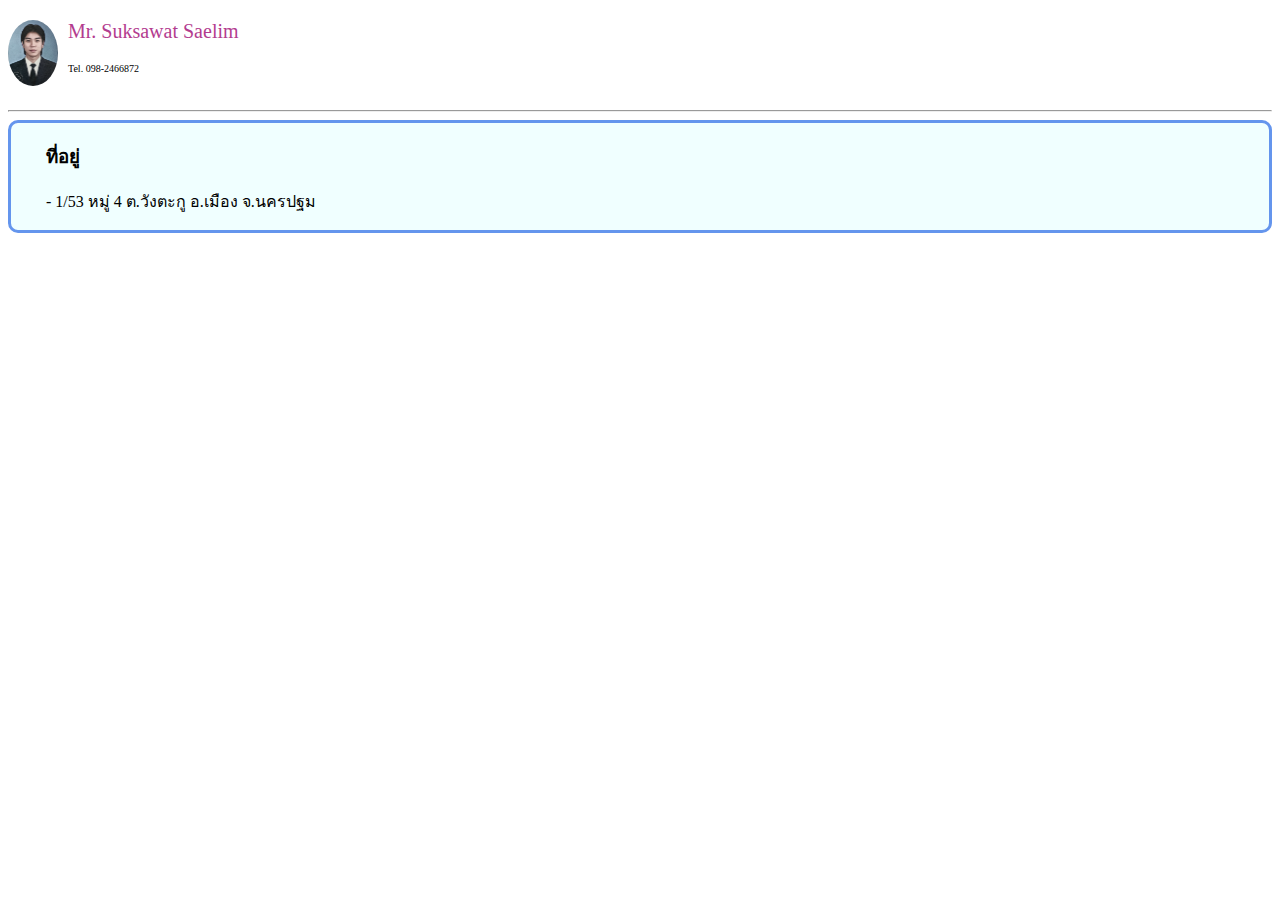
<file: index.html>
<!DOCTYPE html>
<html>
  <head>
    <title>my first webpage</title>
    <style>
      img {
        width: 50px;
        border-radius: 50%;
        float: left;
        margin-right: 10px;
      }
      .name {
        font-size: 20px;
        color: rgb(179, 60, 143);
      }
      .tel {
        font-size: 10px;
      }
      .mybox {
        border-style: solid;
        border-color: cornflowerblue;
        border-radius: 10px;
        padding-left: 35px;
        background-color: azure;
      }
    </style>
  </head>
  <body>
    <img src="images/A001.PNG" alt="my photo" />
    <p class="name">Mr. Suksawat Saelim</p>
    <p class="tel">Tel. 098-2466872</p>
    <br />
    <hr />
    <div class="mybox">
      <h3>ที่อยู่</h3>
      <p>- 1/53 หมู่ 4 ต.วังตะกู อ.เมือง จ.นครปฐม</p>
    </div>
  </body>
</html>
</file>
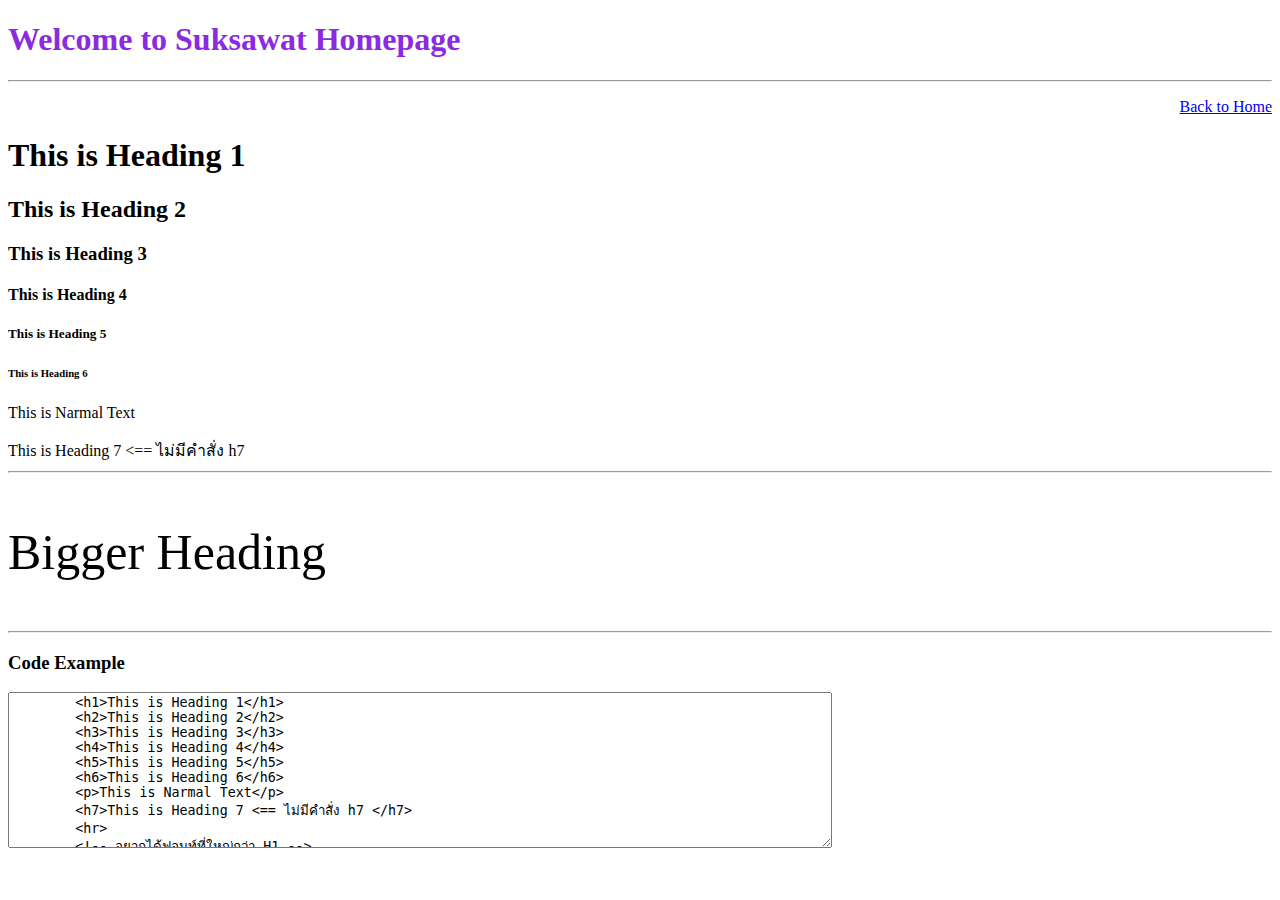
<file: 6540_02_heading.html>
<!DOCTYPE html>
<html lang="en">
<head>
    <meta charset="UTF-8">
    <meta name="viewport" content="width=device-width, initial-scale=1.0">
    <meta name="description" content="เรียนรู้การใช้คำสั่งภาษา HTML">
    <meta name="keywords" content="HTML CSS Bootstrap">
    <title>heading</title>
</head>
<body>
    <h1 style="color: blueviolet;">Welcome to Suksawat Homepage</h1>
    <hr>
    <p style="text-align: right;"><a href="6540_01_home.html">Back to Home</a></p>
    <h1>This is Heading 1</h1>
    <h2>This is Heading 2</h2>
    <h3>This is Heading 3</h3>
    <h4>This is Heading 4</h4>
    <h5>This is Heading 5</h5>
    <h6>This is Heading 6</h6>
    <p>This is Narmal Text</p>
    <h7>This is Heading 7 <== ไม่มีคำสั่ง h7 </h7>  
    <hr>
    <!-- อยากได้ฟอนท์ที่ใหญ่กว่า H1 -->
    <p style="font-size: 50px;">Bigger Heading</p>
    <hr>
    <h3>Code Example</h3>
    <textarea name="" id="" cols="100" rows="10">
        <h1>This is Heading 1</h1>
        <h2>This is Heading 2</h2>
        <h3>This is Heading 3</h3>
        <h4>This is Heading 4</h4>
        <h5>This is Heading 5</h5>
        <h6>This is Heading 6</h6>
        <p>This is Narmal Text</p>
        <h7>This is Heading 7 <== ไม่มีคำสั่ง h7 </h7>  
        <hr>
        <!-- อยากได้ฟอนท์ที่ใหญ่กว่า H1 -->
        <p style="font-size: 50px;">Bigger Heading</p>
        <hr>
    </textarea>
    
</body>
</html>
</file>
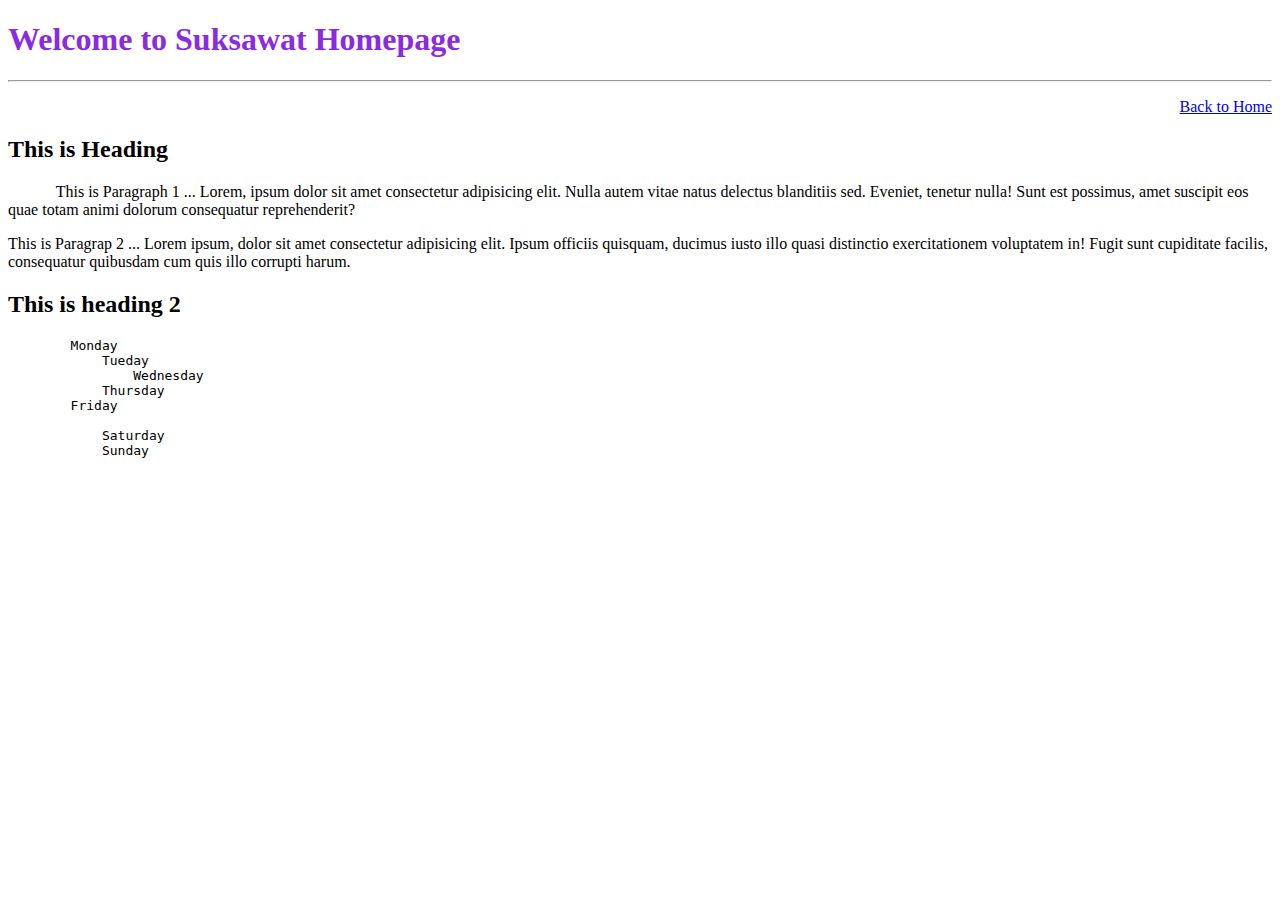
<file: 6540_03_paragraph.html>
<!DOCTYPE html>
<html lang="en">
<head>
    <meta charset="UTF-8">
    <meta name="viewport" content="width=device-width, initial-scale=1.0">
    <meta name="description" content="เรียนรู้การใช้คำสั่งภาษา HTML">
    <meta name="keywords" content="HTML CSS Bootstrap">
    <title>Document</title>
</head>
<body>
    <h1 style="color: blueviolet;">Welcome to Suksawat Homepage</h1>
    <hr>
    <p style="text-align: right;"><a href="6540_01_home.html">Back to Home</a></p>
    <h2>This is Heading</h2>
    <p>
        &nbsp; &nbsp; &nbsp; &nbsp; &nbsp; &nbsp; This is Paragraph 1 ... Lorem, ipsum dolor sit amet consectetur adipisicing elit. Nulla autem vitae natus delectus blanditiis sed. Eveniet, tenetur nulla! Sunt est possimus, amet suscipit eos quae totam animi dolorum consequatur reprehenderit?
    </p>
    <p>
        This is Paragrap 2 ... Lorem ipsum, dolor sit amet consectetur adipisicing elit. Ipsum officiis quisquam, ducimus iusto illo quasi distinctio exercitationem voluptatem in! Fugit sunt cupiditate facilis, consequatur quibusdam cum quis illo corrupti harum.
    </p>

    <h2>This is heading 2</h2>
    <pre>
        Monday
            Tueday
                Wednesday
            Thursday
        Friday
        
            Saturday
            Sunday
             
    </pre>


</body>
</html>
</file>
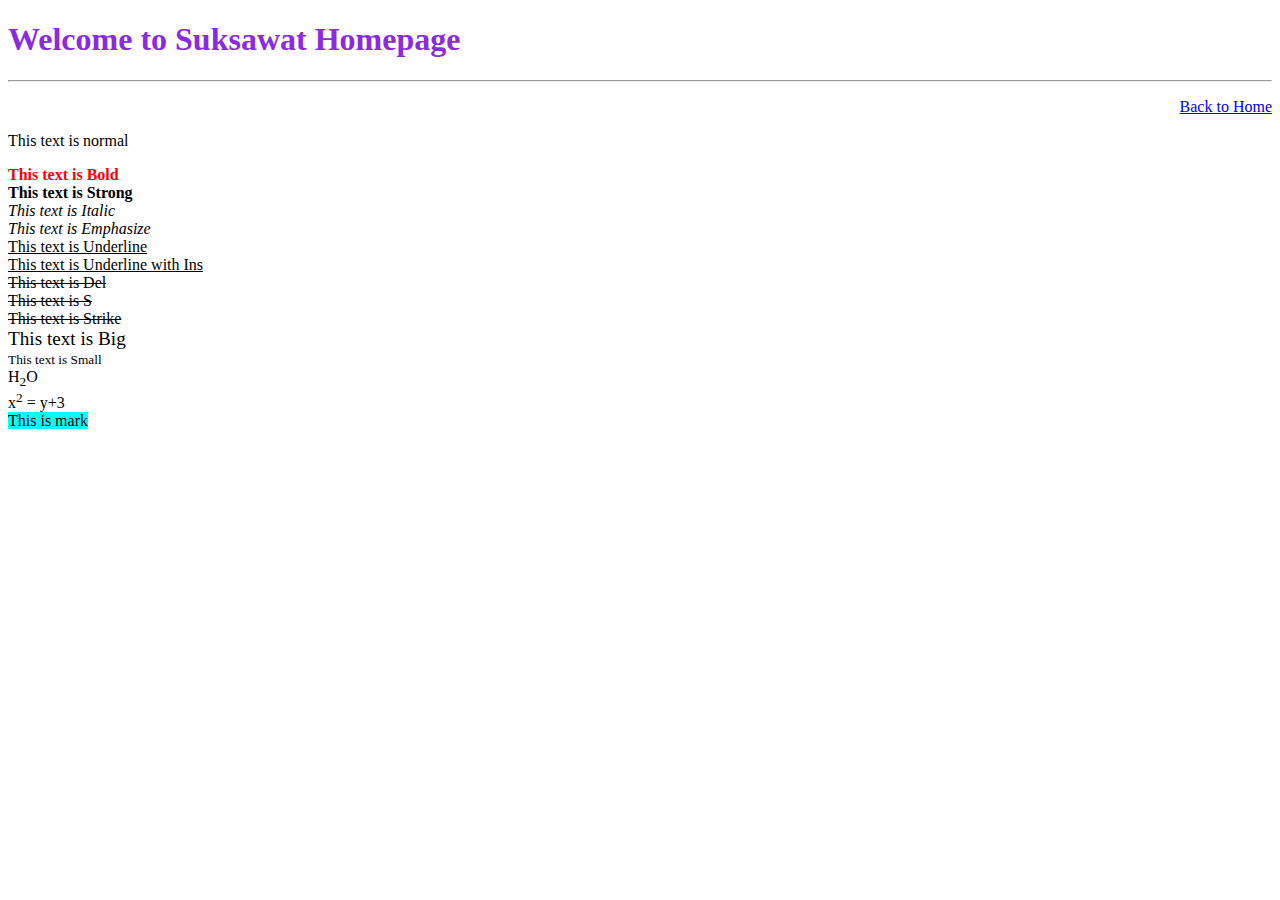
<file: 6540_04_formating.html>
<!DOCTYPE html>
<html lang="en">
<head>
    <meta charset="UTF-8">
    <meta name="viewport" content="width=device-width, initial-scale=1.0">
    <meta name="description" content="เรียนรู้การใช้คำสั่งภาษา HTML">
    <meta name="keywords" content="HTML CSS Bootstrap">
    <title>Formatting</title>
</head>
<body>
    <h1 style="color: blueviolet;">Welcome to Suksawat Homepage</h1>
    <hr>
    <p style="text-align: right;"><a href="6540_01_home.html">Back to Home</a></p>

    <p>This text is normal</p>
    <b style="color: red;">This text is Bold</b> <br>
    <strong>This text is Strong</strong> <br>
    <i>This text is Italic</i> <br>
    <em>This text is Emphasize</em> <br>
    <u>This text is Underline</u> <br>
    <ins>This text is Underline with Ins</ins> <br>
    <del>This text is Del</del> <br>
    <s>This text is S</s> <br>
    <strike>This text is Strike</strike> <br>
    <big>This text is Big</big> <br>
    <small>This text is Small</small> <br>
    H<sub>2</sub>O  <br>
    x<sup>2</sup> = y+3 <br>
    <mark style="background-color: aqua;">This is mark</mark>

</body>
</html>
</file>
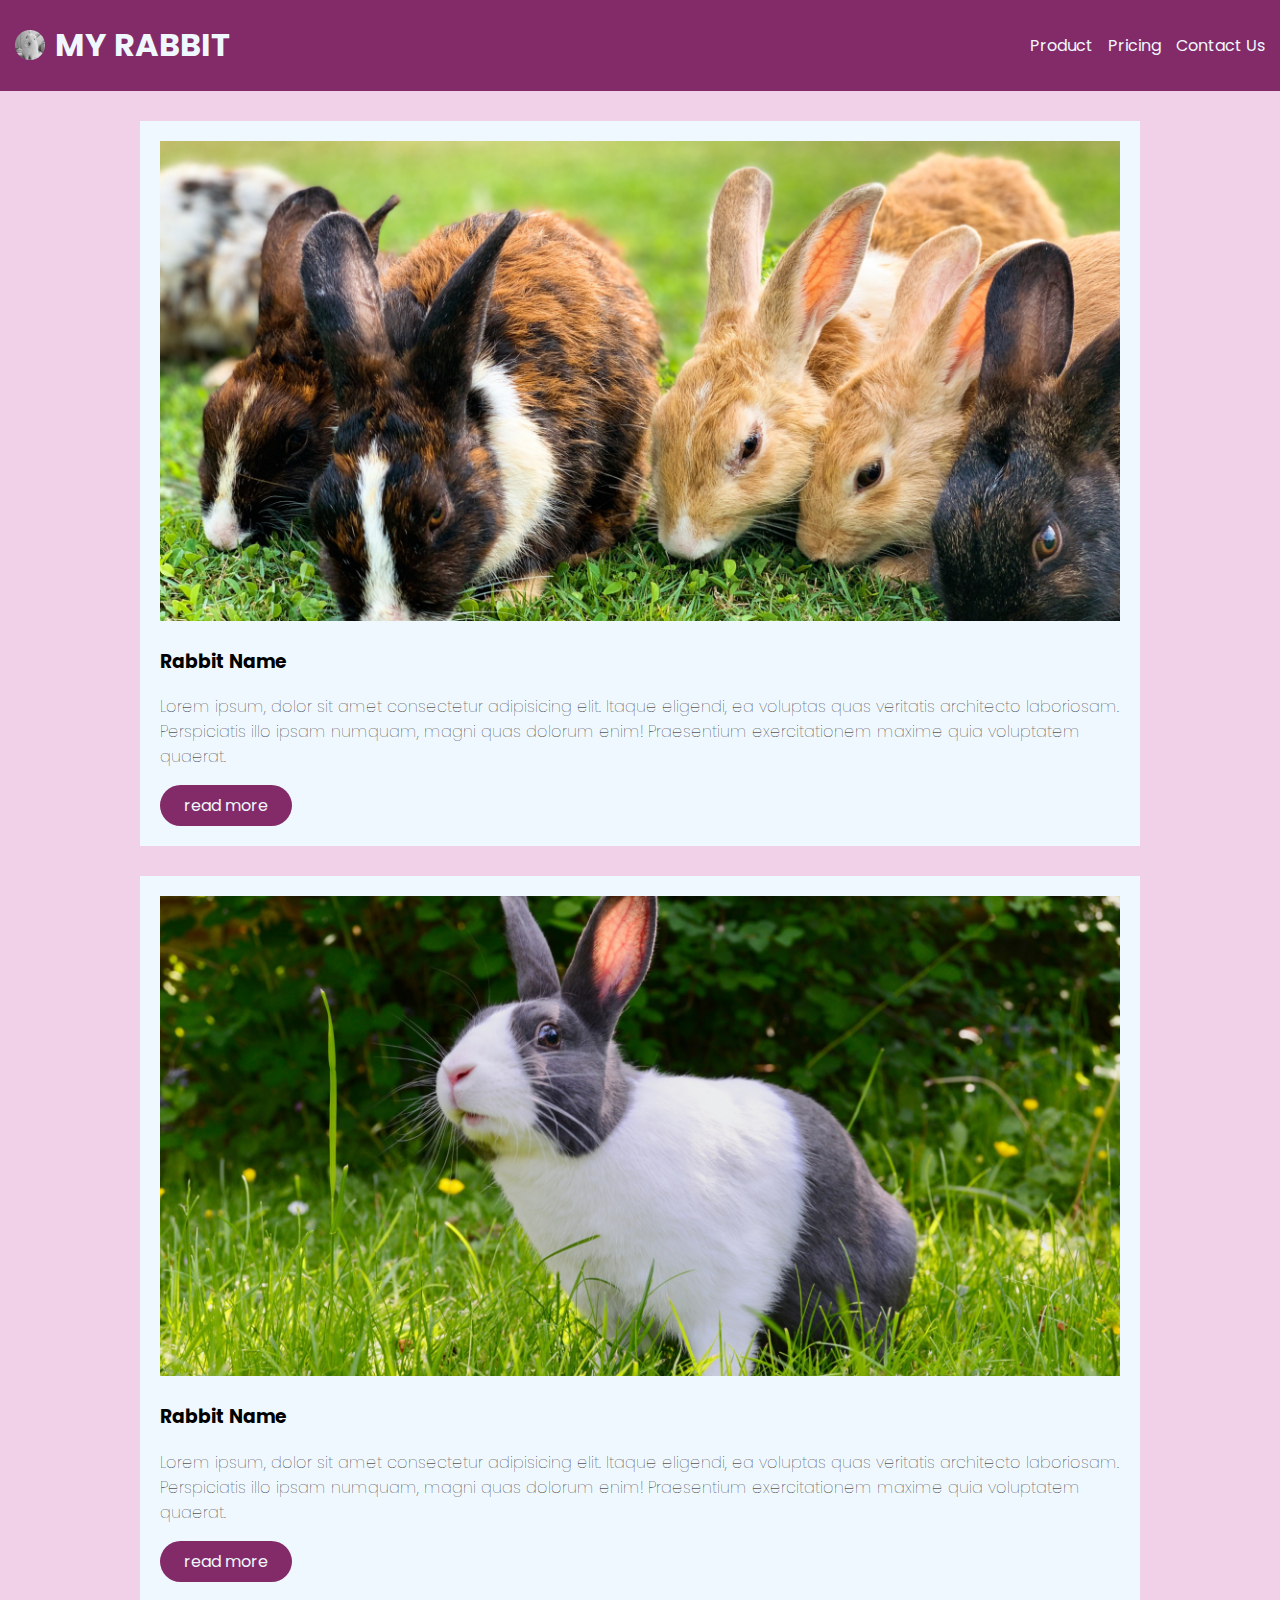
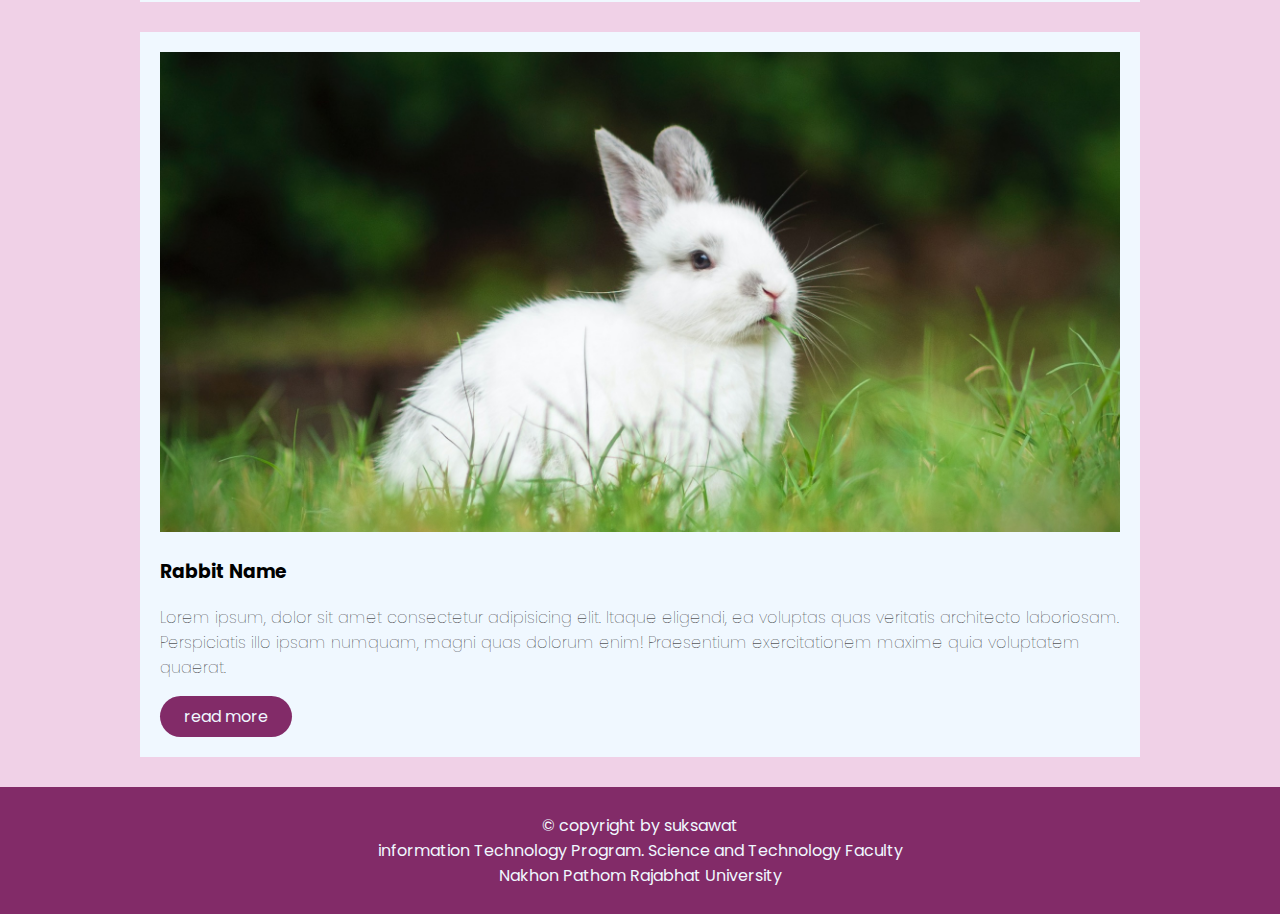
<file: 6540_06_myPet.html>
<!DOCTYPE html>
<html lang="en">
<head>
    <meta charset="UTF-8">
    <meta name="viewport" content="width=device-width, initial-scale=1.0">
    <title>My Pet Webpage</title>
    <link rel="stylesheet" href="css/mypet.css">
</head>
<body>
    <header>
        <nav>
            <div class="logo">
                <img src="images/rabbit4.png" alt="">
                <h1 class="h1-title">My Rabbit</h1>
            </div>
            
            <ul class="menu">
                <li><a href="#">Product</a></li>
                <li><a href="#">Pricing</a></li>
                <li><a href="#">Contact Us</a></li>
            </ul>
            
        </nav>
    </header>
    <div class="main-content">
        <div class="box">
            <img src="images/rabbit1.png" alt="" class="image">
            <h3>Rabbit Name</h3>
            <p class="text-param">Lorem ipsum, dolor sit amet consectetur adipisicing elit. Itaque eligendi, ea voluptas quas veritatis architecto laboriosam. Perspiciatis illo ipsam numquam, magni quas dolorum enim! Praesentium exercitationem maxime quia voluptatem quaerat.</p>
            <div class="button"><a href="#">read more</a></div>
        </div>
        <div class="box">
            <img src="images/rabbit2.png" alt="" class="image">
            <h3>Rabbit Name</h3>
            <p class="text-param">Lorem ipsum, dolor sit amet consectetur adipisicing elit. Itaque eligendi, ea voluptas quas veritatis architecto laboriosam. Perspiciatis illo ipsam numquam, magni quas dolorum enim! Praesentium exercitationem maxime quia voluptatem quaerat.</p>
            <div class="button"><a href="#">read more</a></div>
        </div>
        <div class="box">
            <img src="images/rabbit3.png" alt="" class="image">
            <h3>Rabbit Name</h3>
            <p class="text-param">Lorem ipsum, dolor sit amet consectetur adipisicing elit. Itaque eligendi, ea voluptas quas veritatis architecto laboriosam. Perspiciatis illo ipsam numquam, magni quas dolorum enim! Praesentium exercitationem maxime quia voluptatem quaerat.</p>
            <div class="button"><a href="#">read more</a></div>
        </div>
    </div>
    <footer>
        <p>&copy; copyright by suksawat <br>
            information Technology Program.  Science and Technology Faculty <br>
            Nakhon Pathom Rajabhat University</p>
    </footer>
    
</body>
</html>
</file>
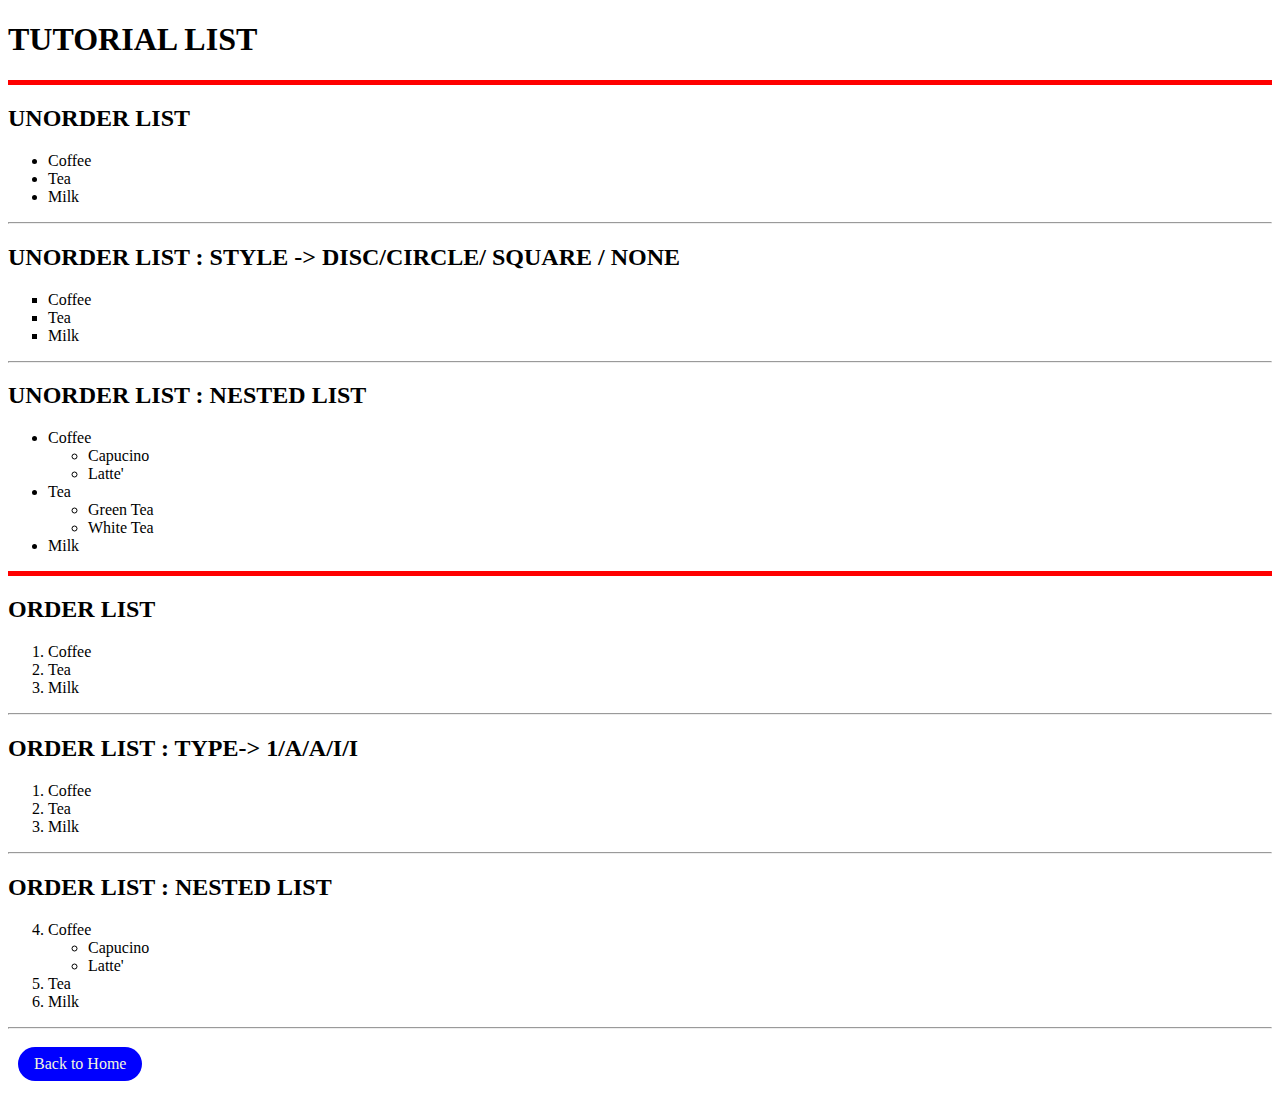
<file: 6540_08_list.html>
<!DOCTYPE html>
<html lang="en">
<head>
    <meta charset="UTF-8">
    <meta name="viewport" content="width=device-width, initial-scale=1.0">
    <title>List</title>
    <style>
        .text-uppercase {
            text-transform: uppercase;
        }
        .button {
            background-color: blue;
            color: beige;
            padding: 8px 16px;
            border-radius: 30px;
            margin: 10px;
            display: inline-block;
        }
        a {
            text-decoration: none;
        }
    </style>
</head>
<body>
    <h1 class="text-uppercase">tutorial list</h1>
    <hr size="5" color="red">
<!-- unorder list -->
    <h2 class="text-uppercase">unorder list</h2>
    <ul>
        <li>Coffee</li>
        <li>Tea</li>
        <li>Milk</li>
    </ul>
    <hr>
    <h2 class="text-uppercase">unorder list : style -> disc/circle/ square / none</h2>
    <ul style="list-style-type: square;">
        <li>Coffee</li>
        <li>Tea</li>
        <li>Milk</li>
    </ul>
    <hr>
    <h2 class="text-uppercase">unorder list : Nested List</h2>
    <ul>
        <li>
            Coffee
            <ul>
                <li>Capucino</li>
                <li>Latte'</li>
            </ul>
        </li>
        <li>
            Tea
            <ul>
                <li>Green Tea</li>
                <li>White Tea</li>
            </ul>
        </li>
        <li>Milk</li>
    </ul>    
    <hr size="5" color="red">

<!-- order list -->
<h2 class="text-uppercase">order list</h2>
<ol>
    <li>Coffee</li>
    <li>Tea</li>
    <li>Milk</li>
</ol>
<hr>
<h2 class="text-uppercase">order list : type-> 1/A/a/I/i</h2>
<ol type="1">
    <li>Coffee</li>
    <li>Tea</li>
    <li>Milk</li>
</ol>
<hr>
<h2 class="text-uppercase">order list : Nested List</h2>
<ol type="1" start="4">
    <li>
        Coffee
        <ul>
            <li>Capucino</li>
            <li>Latte'</li>
        </ul>
    </li>
    <li>Tea</li>
    <li>Milk</li>
</ol>
<hr>
<div><a class="button" href="6540_01_home.html">Back to Home</a></div>
</body>
</html>
</file>
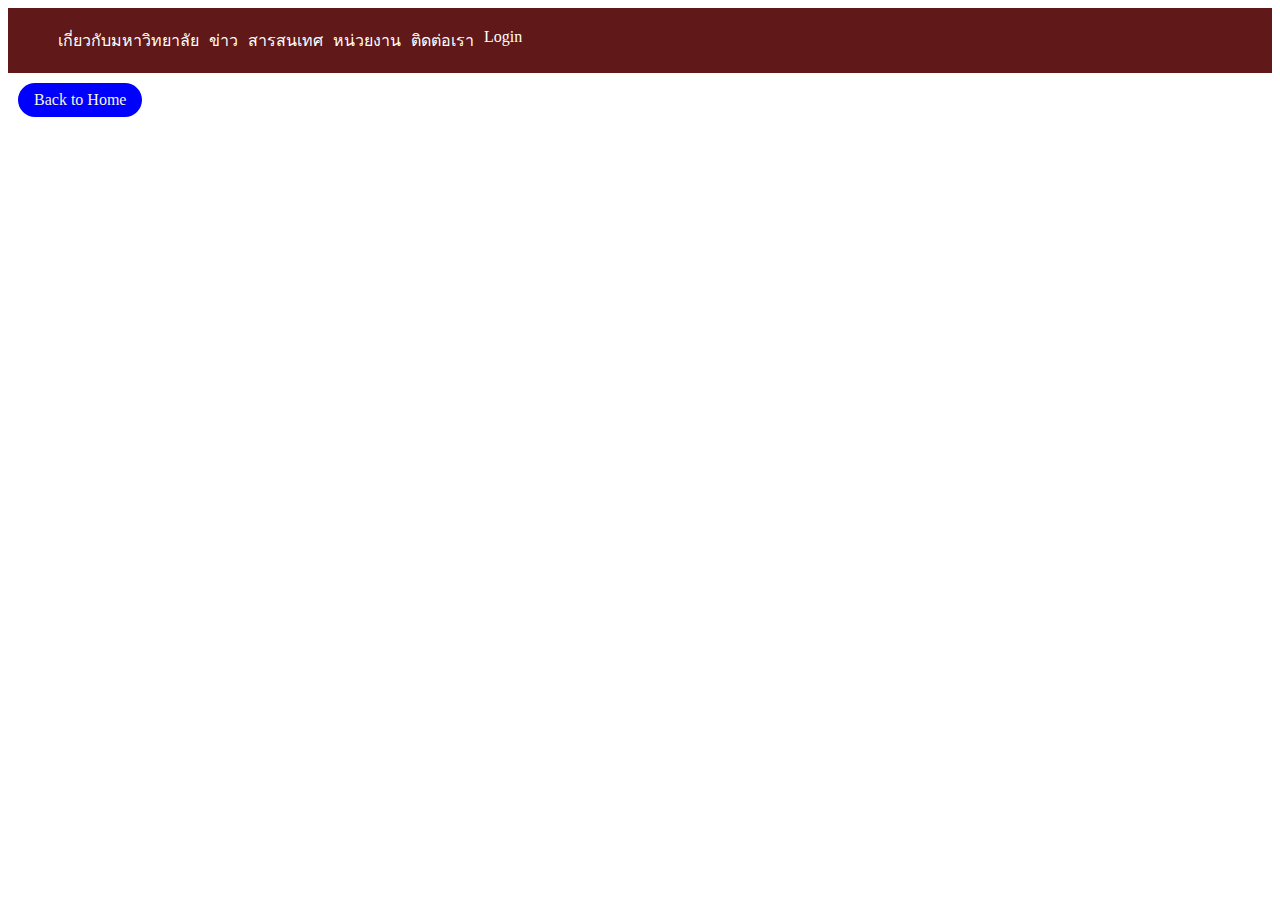
<file: 6540_09_menu-list.html>
<!DOCTYPE html>
<html lang="en">
<head>
    <meta charset="UTF-8">
    <meta name="viewport" content="width=device-width, initial-scale=1.0">
    <title>Navbar</title>
    <style>
        nav {
            background-color: rgb(96, 24, 24);
            color: white;  
            padding: 4px 10px;
        }
        ul {
            list-style: none;
            overflow: hidden;
        }
        li {
            float: left;
            margin-right: 10px;
        }
        .button {
            background-color: blue;
            color: beige;
            padding: 8px 16px;
            border-radius: 30px;
            margin: 10px;
            display: inline-block;
        }
        a {
            text-decoration: none;
        }
    </style>
</head>
<body>
    <nav>
        <ul>
            <li>เกี่ยวกับมหาวิทยาลัย</li>
            <li>ข่าว</li>
            <li>สารสนเทศ</li>
            <li>หน่วยงาน</li>
            <li>ติดต่อเรา</li>
            <li>Login</li>
        </ul>
    </nav>
    <div><a class="button" href="6540_01_home.html">Back to Home</a></div>
</body>
</html>
</file>
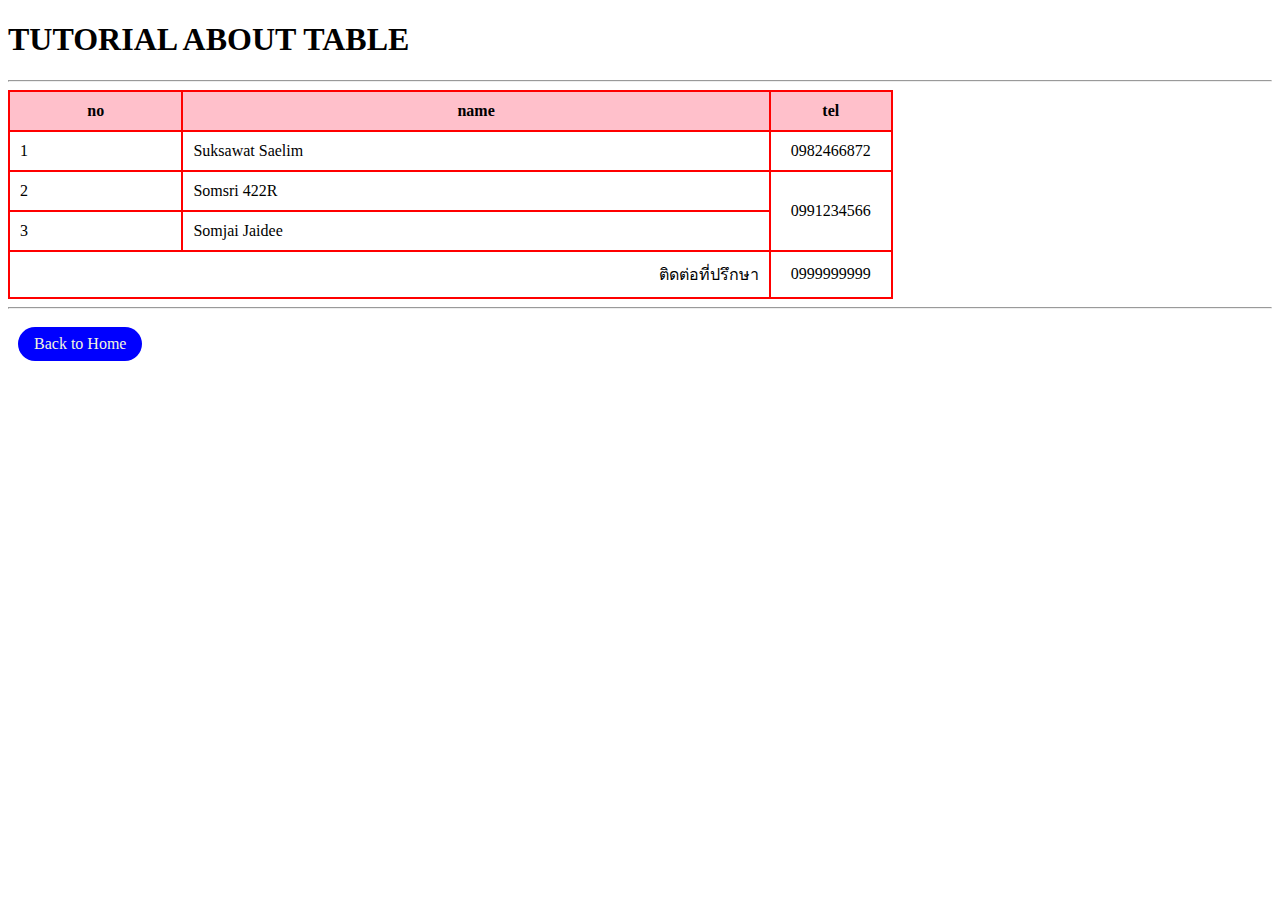
<file: 6540_10_table.html>
<!DOCTYPE html>
<html lang="en">
<head>
    <meta charset="UTF-8">
    <meta name="viewport" content="width=device-width, initial-scale=1.0">
    <title>Table</title>
    <link rel="stylesheet" href="css/custom.css">

</head>
<body>
    <h1 class="text-uppercase">tutorial about table</h1>
    <hr>
    <table border="1" bordercolor="red" width="70%" cellpadding="10" cellspacing="0">
        <thead>
            <tr bgcolor="pink">
                <th>no</th>
                <th>name</th>
                <th width="100px" align="center">tel</th>
            </tr>
        </thead>
        <tbody>
            <tr>
                <td>1</td>
                <td>Suksawat Saelim</td>
                <td align="center">0982466872</td>
            </tr>
            <tr>
                <td>2</td>
                <td>Somsri 422R</td>
                <td align="center" rowspan="2">0991234566</td>
            </tr>
            <tr>
                <td>3</td>
                <td>Somjai Jaidee</td>

            </tr>
        </tbody>
        <tfoot>
            <tr>
                <td colspan="2" align="right">ติดต่อที่ปรึกษา</td>
                <td align="center">0999999999</td>
            </tr>
        </tfoot>
    </table>

    <hr>
    <div><a class="button" href="6540_01_home.html">Back to Home</a></div>
</body>
</html>
</file>
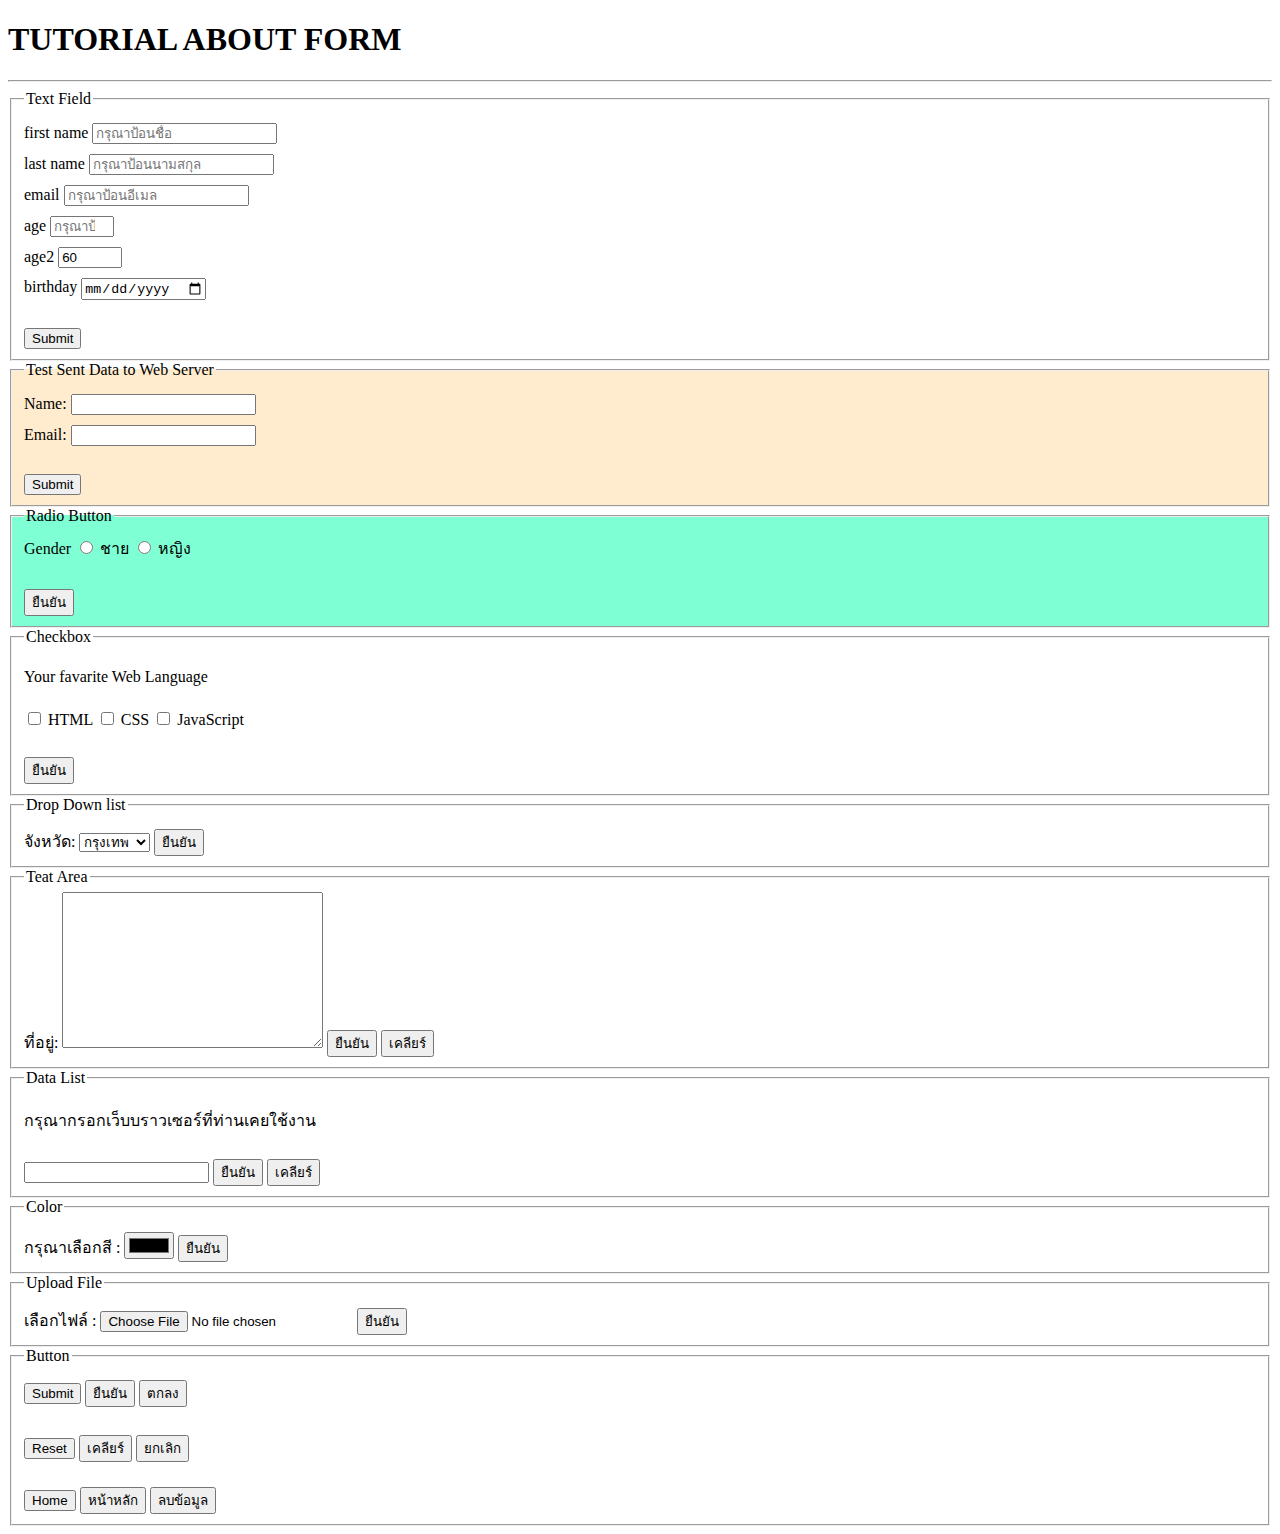
<file: 6540_11_form.html>
<!DOCTYPE html>
<html lang="en">
<head>
    <meta charset="UTF-8">
    <meta name="viewport" content="width=device-width, initial-scale=1.0">
    <title>Form</title>
    <link rel="stylesheet" href="css/custom.css">
</head>
<body>
    <h1 class="text-uppercase">tutorial about form</h1>
    <hr>
    <form action="6540_01_home.html">
        <fieldset>
            <legend>Text Field</legend>

            <label for="fname">first name</label>
            <input type="text" id="fname" name="fname" placeholder="กรุณาป้อนชื่อ" required>
            <br>

            <label for="lname">last name</label>
            <input type="text" id="lname" name="lname" placeholder="กรุณาป้อนนามสกุล">
            <br>

            <label for="email">email</label>
            <input type="email" id="email" name="email" placeholder="กรุณาป้อนอีเมล">
            <br>

            <label for="age">age</label>
            <input type="number" id="age" name="age" placeholder="กรุณาป้อนอายุ" min="0" max="120">
            <br>

            <label for="age2">age2</label>
            <input type="number" id="age2" name="age2" placeholder="กรุณาป้อนอายุ" min="0" max="120" value="60" readonly>
            <br>

            <label for="birthday">birthday</label>
            <input type="date" id="birthday" name="birthday" placeholder="กรุณาป้อนวันเกิด">
            <br>

            <br>
            <input type="submit" value="Submit">
        </fieldset>

    </form>
    

    <form action="https://itmember166.000webhostapp.com/process_form.php" method="post">
        <fieldset style="background-color: blanchedalmond;">
            <legend>Test Sent Data to Web Server</legend>
            <label for="firstname">Name:</label>
            <input type="text" name="input_name" id="firstname">
            <br>
            <label for="mail">Email:</label> 
            <input type="text" name="input_email" id="mail">
            <br><br>
            <input type="submit">
        </fieldset>
    </form>


    <form action="https://itmember166.000webhostapp.com/process_form.php" method="post">
        <fieldset style="background-color: aquamarine;">
            <legend>Radio Button</legend>

            <label>Gender</label>
            <input type="radio" name="input_gender" id="male" value="ชาย">
            <label for="male">ชาย</label>

            <input type="radio" name="input_gender" id="female" value="หญิง">
            <label for="female">หญิง</label>

            <br><br>
            <input type="submit" value="ยืนยัน">

        </fieldset>

    </form>

    <form action="https://itmember166.000webhostapp.com/process_form.php" method="post">
        <fieldset>
            <legend>Checkbox</legend>
            <p>Your favarite Web Language </p>
            <input type="checkbox" id="html" name="f-language1" value="HTML">
            <label for="html">HTML</label>
            <input type="checkbox" id="CSS" name="f-language2" value="CSS">
            <label for="CSS">CSS</label>
            <input type="checkbox" id="JavaScript" name="f-language3" value="JavaScript">
            <label for="JavaScript">JavaScript</label>

            <br><br>
            <input type="submit" value="ยืนยัน">

        </fieldset>
    </form>

    <form action="https://itmember166.000webhostapp.com/process_form.php" method="post">
        <fieldset>
            <legend>Drop Down list</legend>
            <label for="province">จังหวัด:</label>
            <!-- <select name="province" id="province" size="3" multiple> -->
            <select name="province" id="province">
                <option value="bangkok">กรุงเทพ</option>
                <option value="nakhon pathom">นครปฐม</option>
                <option value="songkla">สงขลา</option>
            </select>

            <input type="submit" value="ยืนยัน">
        </fieldset>
    </form>


    <form action="https://itmember166.000webhostapp.com/process_form.php" method="post">
        <fieldset>
            <legend>Teat Area</legend>
            <label for="address">ที่อยู่:</label>
            <textarea name="address" id="address" cols="30" rows="10"></textarea>

            <input type="submit" value="ยืนยัน">
            <input type="reset" value="เคลียร์">
        </fieldset>
    </form>

    <form action="https://itmember166.000webhostapp.com/process_form.php" method="post">
        <fieldset>
            <legend>Data List</legend>
            <p>กรุณากรอกเว็บบราวเซอร์ที่ท่านเคยใช้งาน</p>

            <input list="browsers" name="browser">
            <datalist id="browsers">
                <option value="Chome">
                <option value="FireFox">
                <option value="Edge">
            </datalist> 
            
            <input type="submit" value="ยืนยัน">
            <input type="reset" value="เคลียร์">
        </fieldset>
    </form>


    <form action="https://itmember166.000webhostapp.com/process_form.php" method="post">
        <fieldset>
            <legend>Color</legend>
            <label>กรุณาเลือกสี : </label>
            <input type="color" name="color">

            <input type="submit" value="ยืนยัน">
        </fieldset>
    </form>


    <form action="https://itmember166.000webhostapp.com/process_form.php" method="post">
        <fieldset>
            <legend>Upload File</legend>
            <label>เลือกไฟล์ : </label>
            <input type="file" name="upload">

            <input type="submit" value="ยืนยัน">
        </fieldset>
    </form>


    <form action="https://itmember166.000webhostapp.com/process_form.php" method="post">
        <fieldset>
            <legend>Button</legend>

            <input type="submit">
            <input type="submit" value="ยืนยัน">
            <button type="submit">ตกลง</button>

            <br><br>

            <input type="reset">
            <input type="reset" value="เคลียร์">
            <button type="reset">ยกเลิก</button>

            <br><br>
            <a href="6540_01_home.html">
                <input type="button" value="Home">
            </a>

            <a href="6540_01_home.html">
                <button type="button">หน้าหลัก</button>
            </a>

            <button type="button" onclick="alert('ต้องการลบใช่หรือไม่')">
                ลบข้อมูล
            </button>

        </fieldset>
    </form>

</body>
</html>
</file>
<file: css/mypet.css>
@import url('https://fonts.googleapis.com/css2?family=Poppins:wght@100;200;400;600;900&display=swap');


body {
    background-color: #F0D1E7;
    margin: 0;
    padding: 0;
    font-family: 'Poppins', sans-serif;
}

/* Start Header */
header {
    background-color: #822B68;
}

nav {
    /* border: 2px solid rgb(40, 255, 3); */
    display: flex;
    justify-content: space-between;
    align-items: center;
}

.logo {
    /* border: 2px solid red; */
    /* width: 300px; */
    display: flex;
    align-items: center;
    margin-left: 15px;
}

.h1-title {
    margin-left: 10px;
    color: aliceblue;
    text-transform: uppercase;
}

.menu {
    /* border: 2px solid rgb(255, 242, 0); */
    display: flex;
    list-style: none;
    /* width: 500px; */
}

li {
    margin-right: 15px;
}

a {
    text-decoration: none;
    color: aliceblue;
}


/* End Header */


/* Start Main-content */

.main-content {
    /* margin: auto; */
    margin-left: auto;
    margin-right: auto;
    width: 1000px;
}

.box {
    background-color: aliceblue;
    padding: 20px;
    margin: 30px 0px;
}

.image {
    width: 100%;
}

.button {
    color: azure;
    background-color: #822B68;
    padding: 8px 24px;
    border-radius: 30px;
    display: inline-block;
}

.text-param {
    font-weight: 100;
}

/* End Main-conten*/

/* Start Footer */
footer {
    background-color: #822B68;
    text-align: center;
    color: aliceblue;
    padding: 10px;
}
/* End Footer */
</file>
<file: css/custom.css>
.text-uppercase {
    text-transform: uppercase;
}
.button {
    background-color: blue;
    color: beige;
    padding: 8px 16px;
    border-radius: 30px;
    margin: 10px;
    display: inline-block;
}
a {
    text-decoration: none;
}

input {
    margin-top: 10px;
}
</file>
